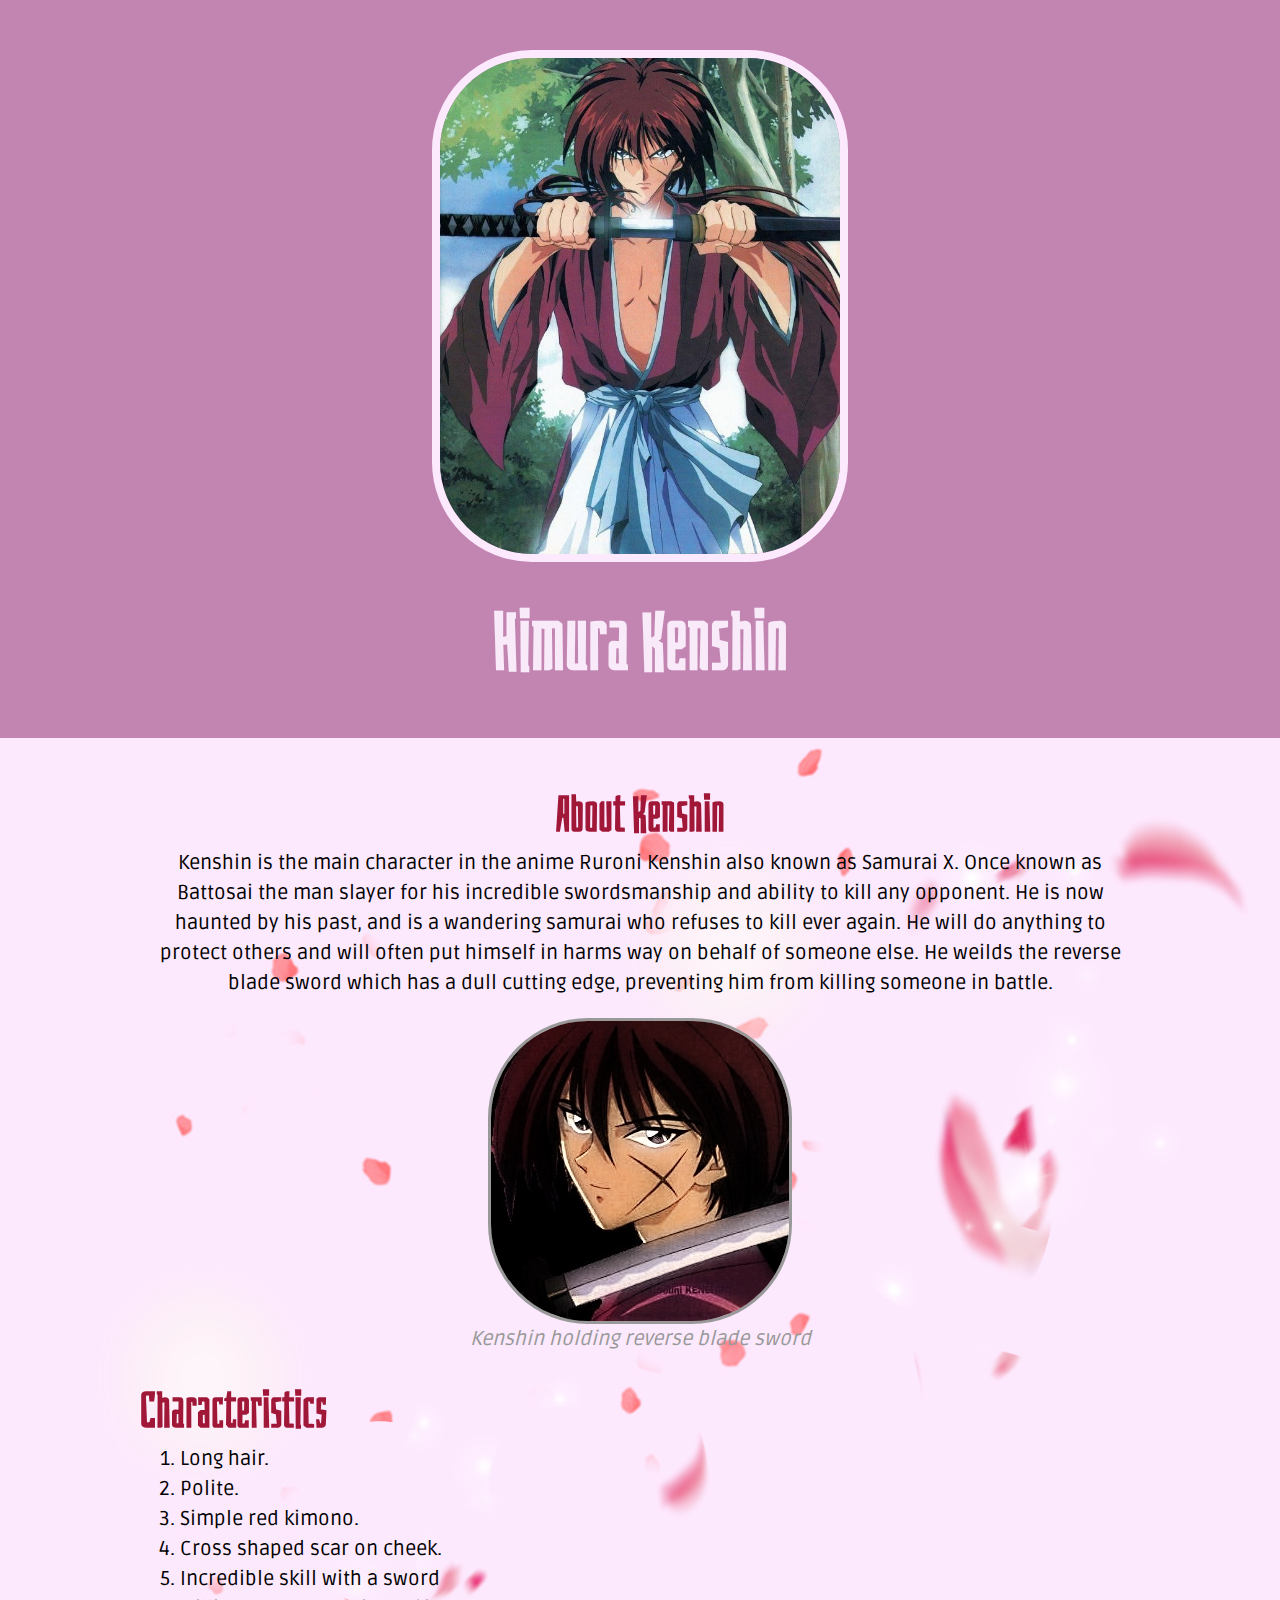
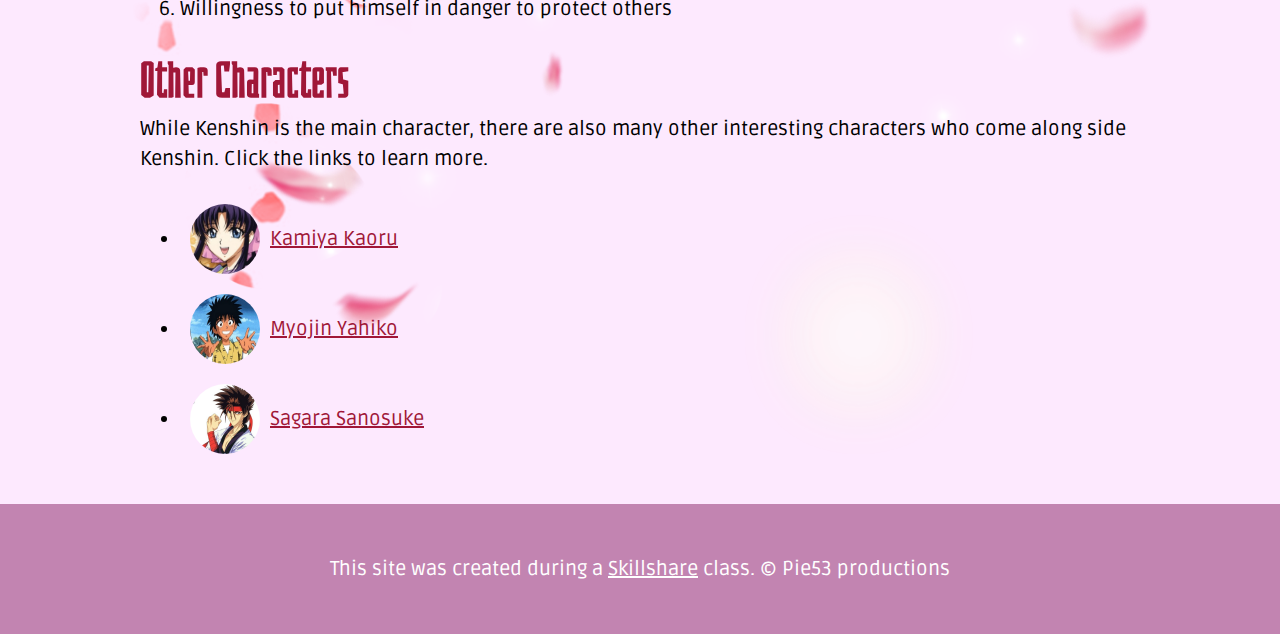
<file: index.html>
<!DOCTYPE html>
<html>
<head>
	<meta name="viewport" content="width=device-width, initial-scale=1">
	<title>Himura Kenshin</title>
	<link rel="icon" href="img/himura.jpg">
	<link href='https://fonts.googleapis.com/css?family=Bahianita' rel='stylesheet'>
	<link href="https://fonts.googleapis.com/css?family=Ruda&display=swap" rel="stylesheet"> 
	<link rel="stylesheet" type="text/css" href="css/hero.css">
<style>
	main{background: #fde9fe url('img/sakurapetals.png') center center no-repeat;
    background-size: cover;}
</style>

</head>
<body>
<!-- header element -->
	<header>
		<img src="img/Kenshin.jpg">
		<h1>Himura Kenshin</h1>
	</header>

<!-- main element -->
<main>
	<div id="container">
	<h2 class="grep">About Kenshin</h2>
	<p class="greg">Kenshin is the main character in the anime Ruroni Kenshin also known as Samurai X. Once known as Battosai the man slayer for his incredible swordsmanship and ability to kill any opponent. He is now haunted by his past, and is a wandering samurai who refuses to kill ever again. He will do anything to protect others and will often put himself in harms way on behalf of someone else. He weilds the reverse blade sword which has a dull cutting edge, preventing him from killing someone in battle.</p>
	<img class="reverse" src="img/sword.jpg">
	<p class="caption">Kenshin holding reverse blade sword</p>

	<h2>Characteristics</h2>
	<ol>
		<li>Long hair.</li>
		<li>Polite.</li>
		<li>Simple red kimono.</li>
		<li>Cross shaped scar on cheek.</li>
		<li>Incredible skill with a sword</li>
		<li>Willingness to put himself in danger to protect others</li>
	</ol>

	<h2>Other Characters</h2>
	<p>While Kenshin is the main character, there are also many other interesting characters who come along side Kenshin. Click the links to learn more.</p>
	<ul>
		<li><img src="img/kaoru.jpg"><a target="_blank" href="https://en.wikipedia.org/wiki/Kamiya_Kaoru">Kamiya Kaoru</a></li>
		<li><img src="img/yahiko.jpg"><a target="_blank" href="https://en.wikipedia.org/wiki/My%C5%8Djin_Yahiko">Myojin Yahiko</a></li>
		<li><img src="img/sano.jpg"><a target="_blank" href="https://en.wikipedia.org/wiki/Sagara_Sanosuke">Sagara Sanosuke</a></li>
	</ul>
</div>
</main>
<!-- Footer element -->
	<footer>
		<p>This site was created during a <a target="_blank" href="https://www.skillshare.com">Skillshare</a> class. &copy; Pie53 productions</p>
</body>
</html>
</file>
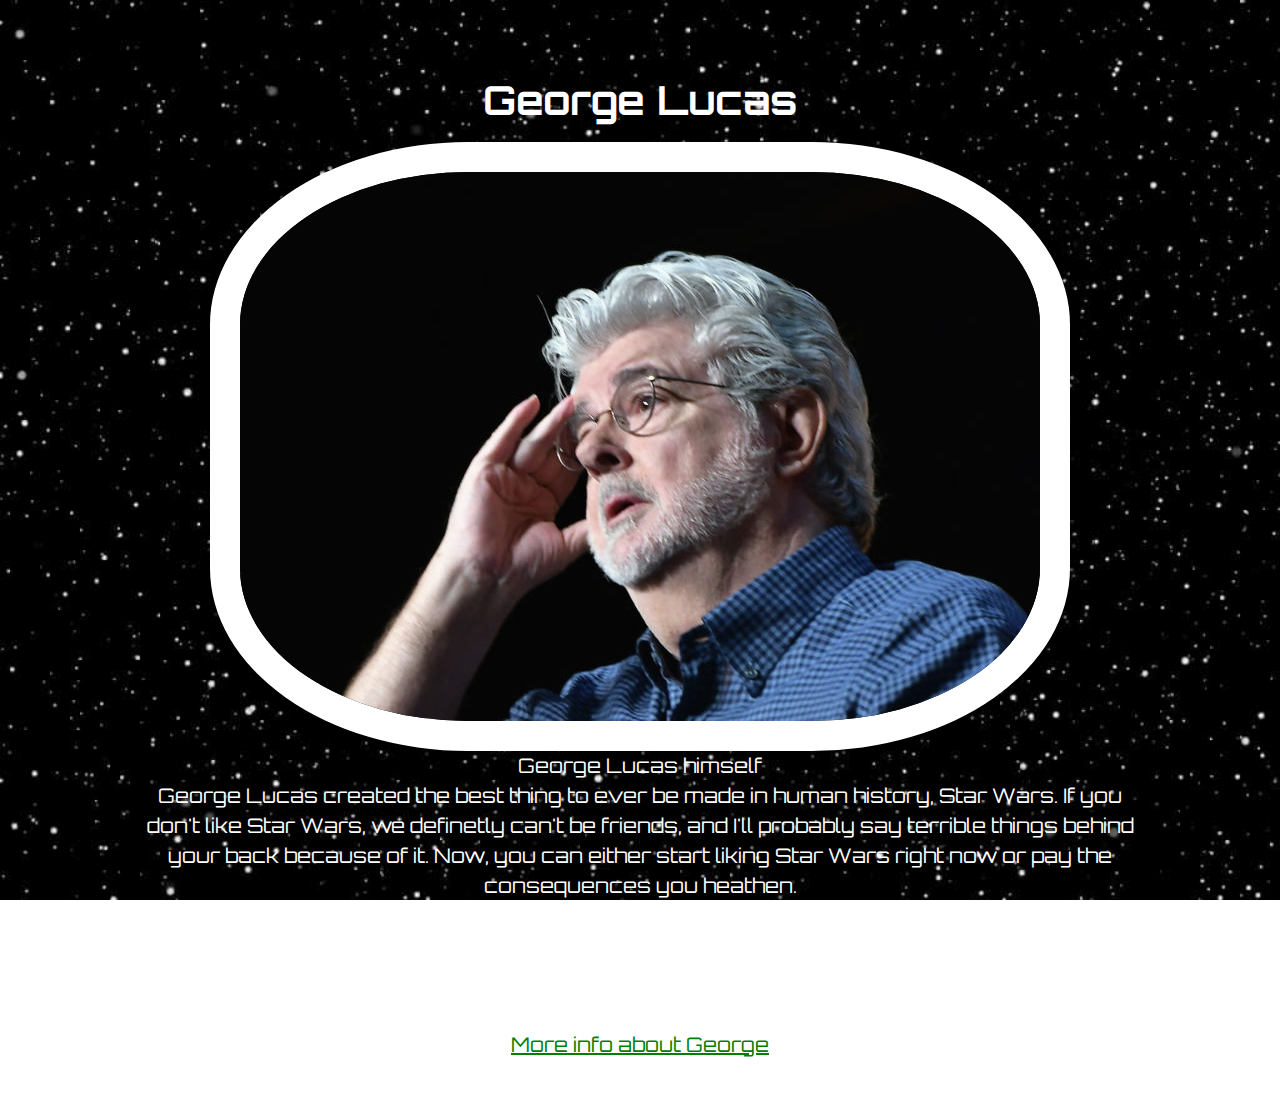
<file: somecrap.html>
<!DOCTYPE html>
<main id="main">
<style>
	body{
		background-image: url(img/space.jpeg);
		background-repeat: no-repeat;
		background-attachment: fixed;
		background-size: cover;
		font-family: 'Orbitron', sans-serif;
		color: white;
		line-height: 30px;
		font-size: 20px;
	}
	header{ 
		margin: 0 auto;
		text-align: center;
		padding-top: 50px;
		padding-bottom: 50px;
		
	 }

	img{
		display: block;
		max-width: 100%;
		height: auto;
		margin: auto;
		border-radius: 30%;
		border: solid 30px white;
		
	}

	a{
		color:green;
		text-align: center;
	}
	a:hover{
		color: red;
	}

	p{
		max-width: 1000px;
		margin: 0 auto;
	}
</style>
	<title id="title">George Lucas</title>
	<link href="https://fonts.googleapis.com/css?family=Orbitron&display=swap" rel="stylesheet">
<body>
		<header>
			
			<h1 id="tribute-info">George Lucas</h1>
			
			

			<div id="img-div">
				<img id="image" src="img/george.jpg">
				<p id="img-caption">George Lucas himself</p>
			</div>

			<p> George Lucas created the best thing to ever be made in human history, Star Wars. If you don't like Star Wars, we definetly can't be friends, and I'll probably say terrible things behind your back because of it. Now, you can either start liking Star Wars right now or pay the consequences you heathen.</p>

			<h2>THINGS GEORGE LUCAS HAS DONE</h2>
				<ul>
					<li>Invented Boba Fett</li>
				</ul>

			<a id="tribute-link" target="_blank" href="https://en.wikipedia.org/wiki/George_Lucas">More info about George</a>
		</header>

</body>
</main>
</file>
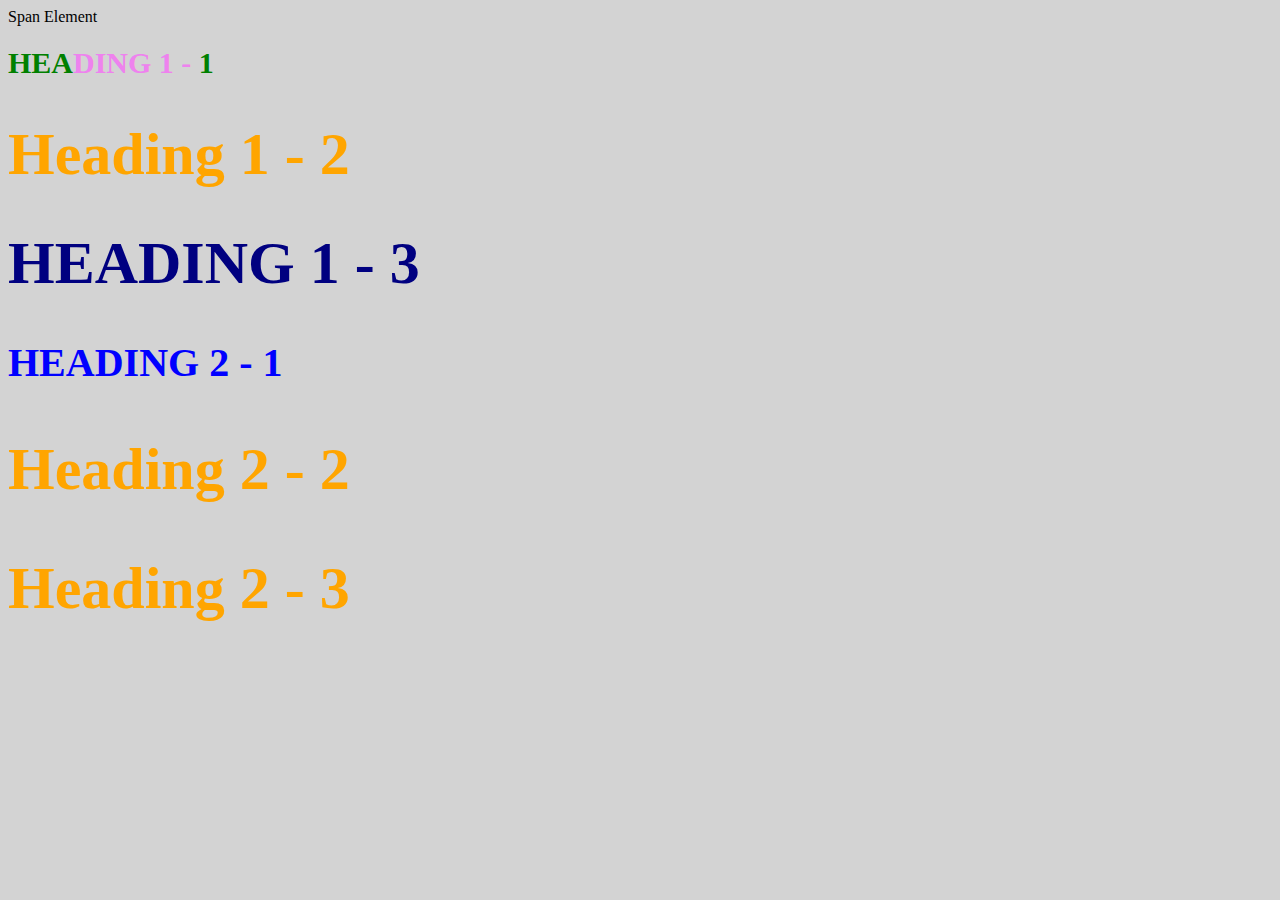
<file: style-test.html>
<!DOCTYPE html>
<html>
<head>
	<title>Style test</title>
	<link rel="stylesheet" type="text/css" href="css/test.css">
</head>
<body>
	<span>Span Element</span>
	<h1 class="uppercase">Hea<span>ding 1 - </span>1</h1>
	<h1 class="big">Heading 1 - 2</h1>
	<h1 class="big uppercase">Heading 1 - 3</h1>
	<h2 class="uppercase">Heading 2 - 1</h1>
	<h2 class="big">Heading 2 - 2</h1>
	<h2 class="big">Heading 2 - 3</h1>

</body>
</html>
</file>
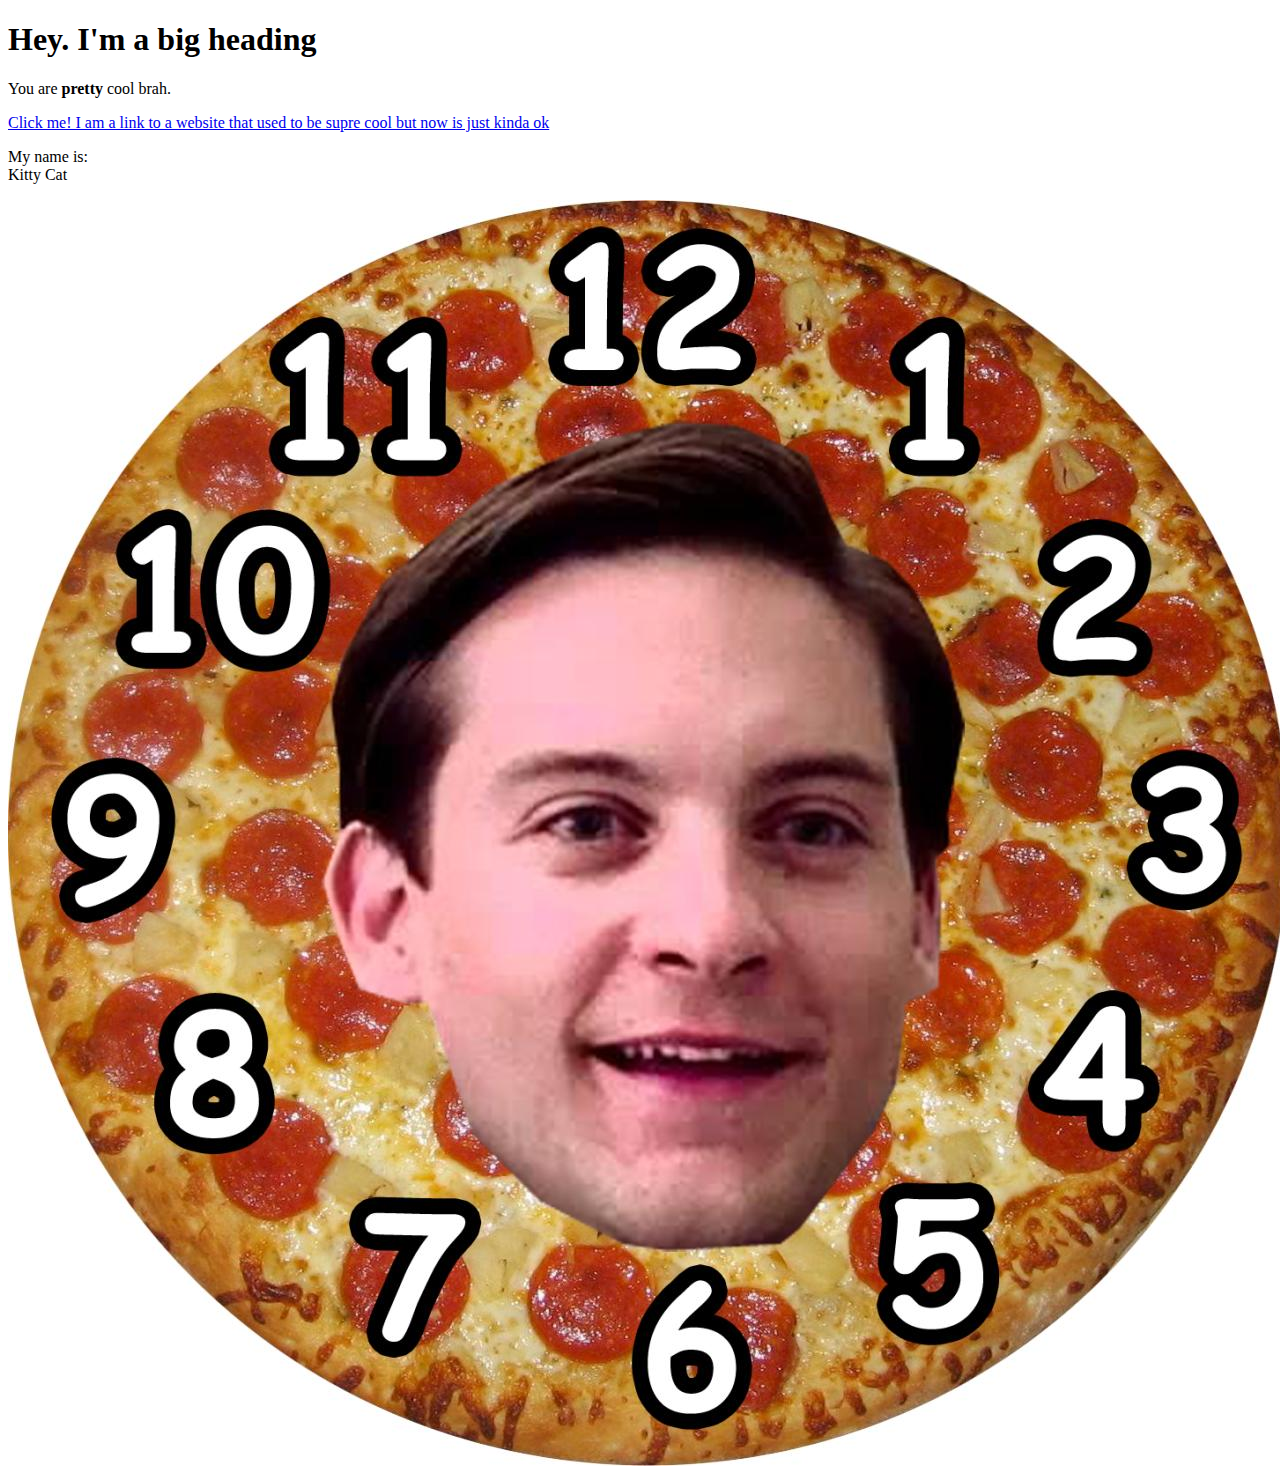
<file: test.html>
<!DOCTYPE html>
<html>
<head>
	<title>Test page</title>
</head>
<body>
	<h1>Hey. I'm a big heading</h1>
	<p>You are <b>pretty</b> cool brah.</p>
	<a href="https://youtube.com" target="_blank" title="brodcast yourself">Click me! I am a link to a website that used to be supre cool but now is just kinda ok</a>
	<p>My name is:<br>Kitty Cat</p>
	<img src="img/pizzaparker.jpg" title="what?">
</body>
</html>
</file>
<file: css/hero.css>
body{
	margin: 0;
	
	font-family: 'Ruda', sans-serif;
	font-size: 20px;
	line-height: 30px;

}


header {
	background-color: #c284b1;
	text-align: center;
	padding-top: 50px;
	padding-bottom: 30px;
}
h1{
	font-family: Bahianita, Arial, sans-serif;
	font-size: 80px;
}
h2{
	font-family: Bahianita, Arial, sans-serif;
	font-size: 50px;
	color:   #a01738  ;
	margin: 40px 0 10px;
}

header h1{
	color:  #f9eafa ;
}

header img{
	border-radius: 100px;
	width: 400px;
	border: 8px solid #fde9fe;
}

#container{
	max-width: 1000px;
	margin: 0 auto;
	padding: 20px;
}

a {
	color:  #a01738 ;
}

a:hover{
	color: #c284b1;
}

footer{
	background-color: #c284b1;
	text-align: center;
	color: white;
	padding: 50px;
}

footer p{
	margin: 0;
}

footer a{
	color: white;
}

footer a:hover{
	opacity: .5;
	color: red;
}

p.caption{
	color: #999999;
	font-style: italic;
	margin-top: 0;
	text-align: center;
}

img.reverse{
	display: block;
  margin-left: auto;
  margin-right: auto;
  width: 25%;
  border-radius: 100px;
	width: auto;
	border: 3px solid #999999;
}

ul img{
	vertical-align:middle;
	border-radius: 50%;
	width: 70px;
	height: 70px;
	margin: 10px;
}
h2.grep{
	text-align: center;
}
p.greg{
	text-align: center;
}
body, html{
	height: 100%;
}

main{
	width: 100%;
	background-color: #fde9fe;
}
</file>
<file: css/test.css>
body{
	background-color: lightgrey;
}

h1{
	font-size: 30px;
	color: green;
}
h2 {
	font-size: 40px;
	color: blue;
}
.big{
	font-size: 60px;
	color: orange;
}
.uppercase{
	text-transform: uppercase;
}
.big.uppercase{
	color: navy;
}
h1 span{
	color: violet;
}
</file>
